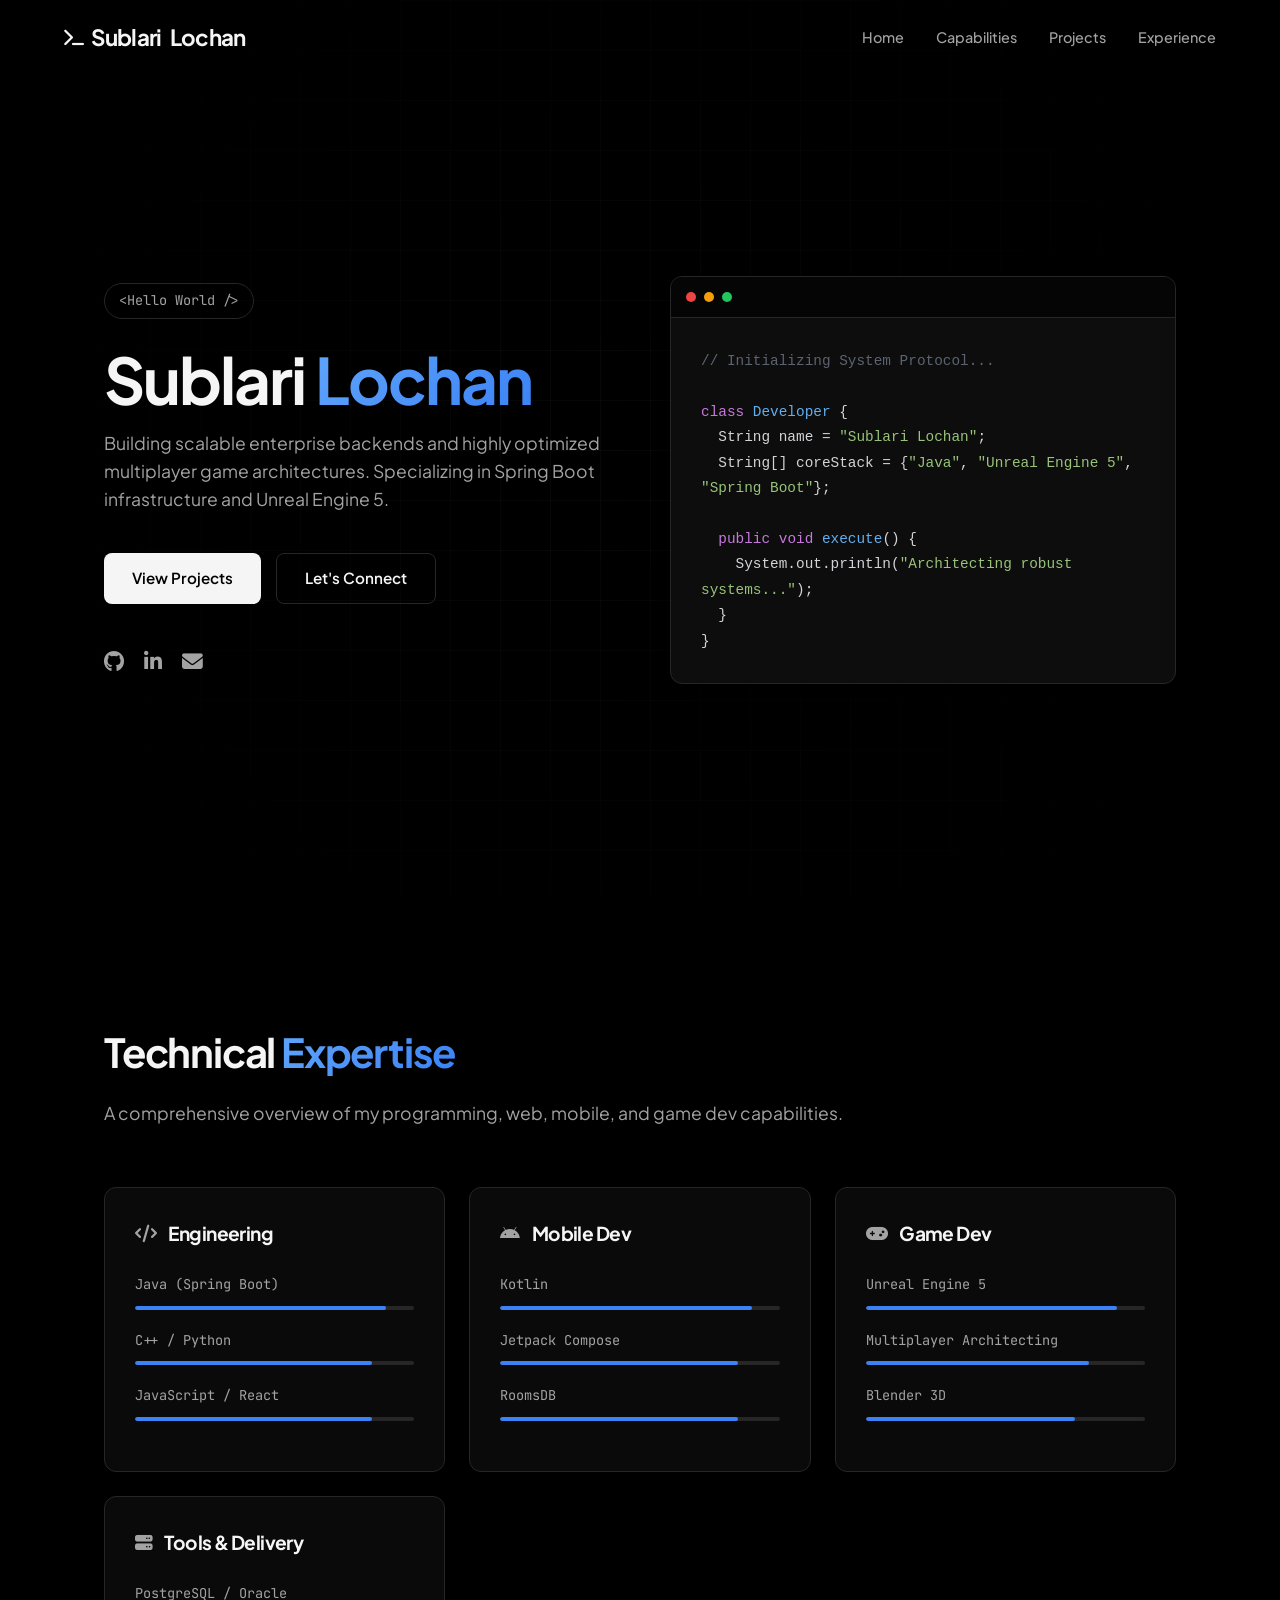
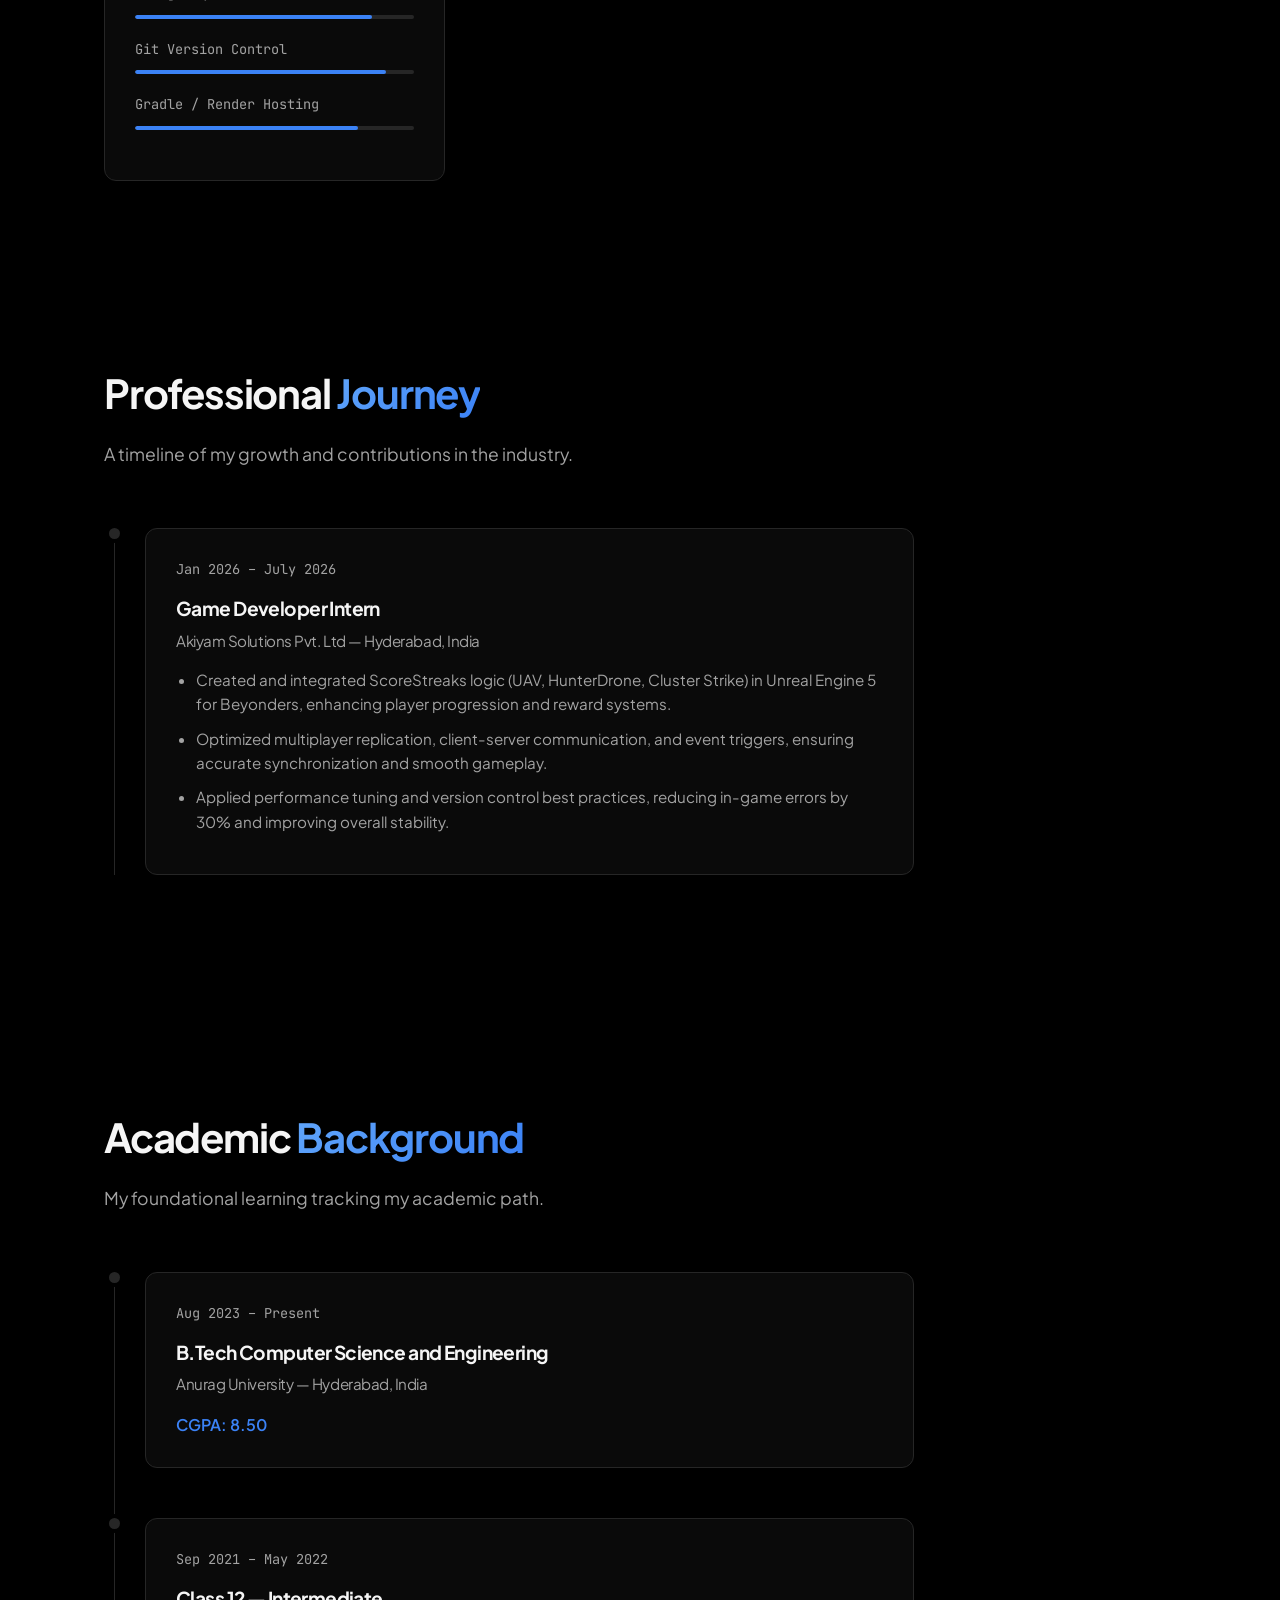
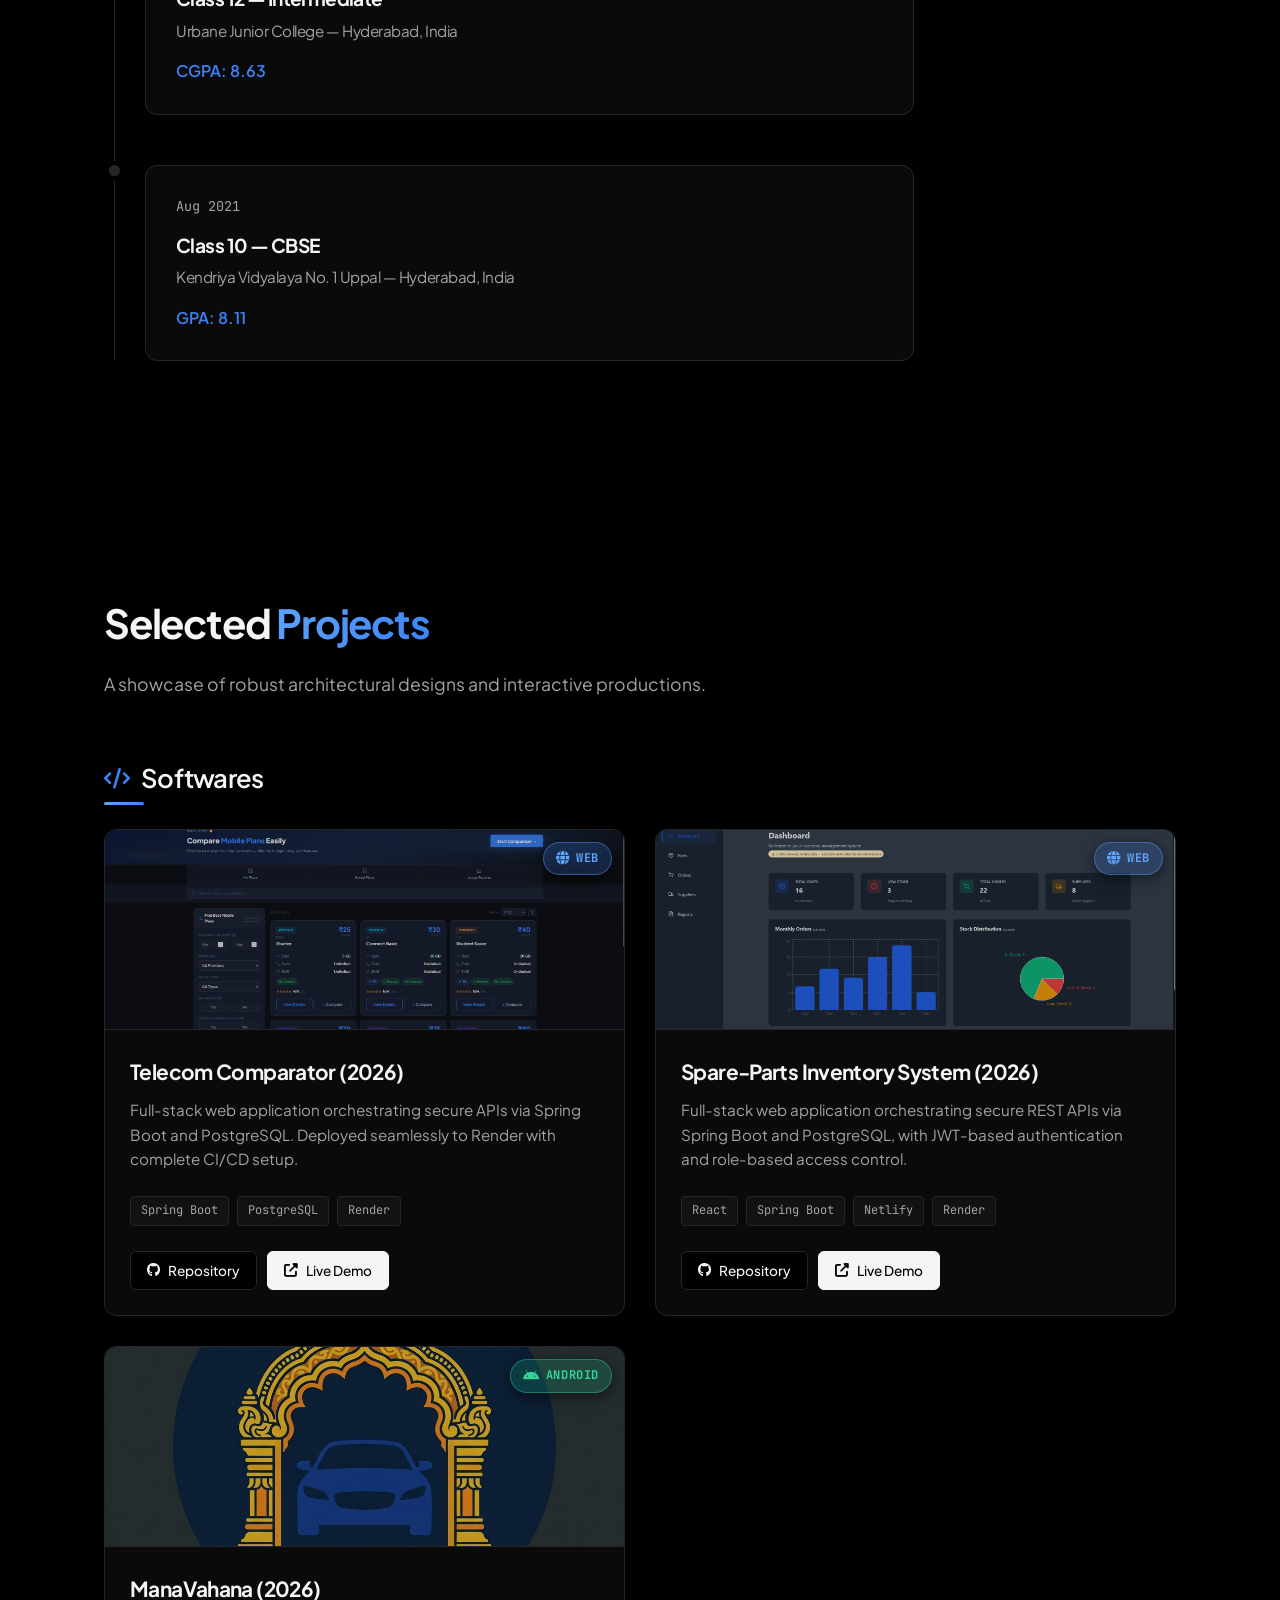
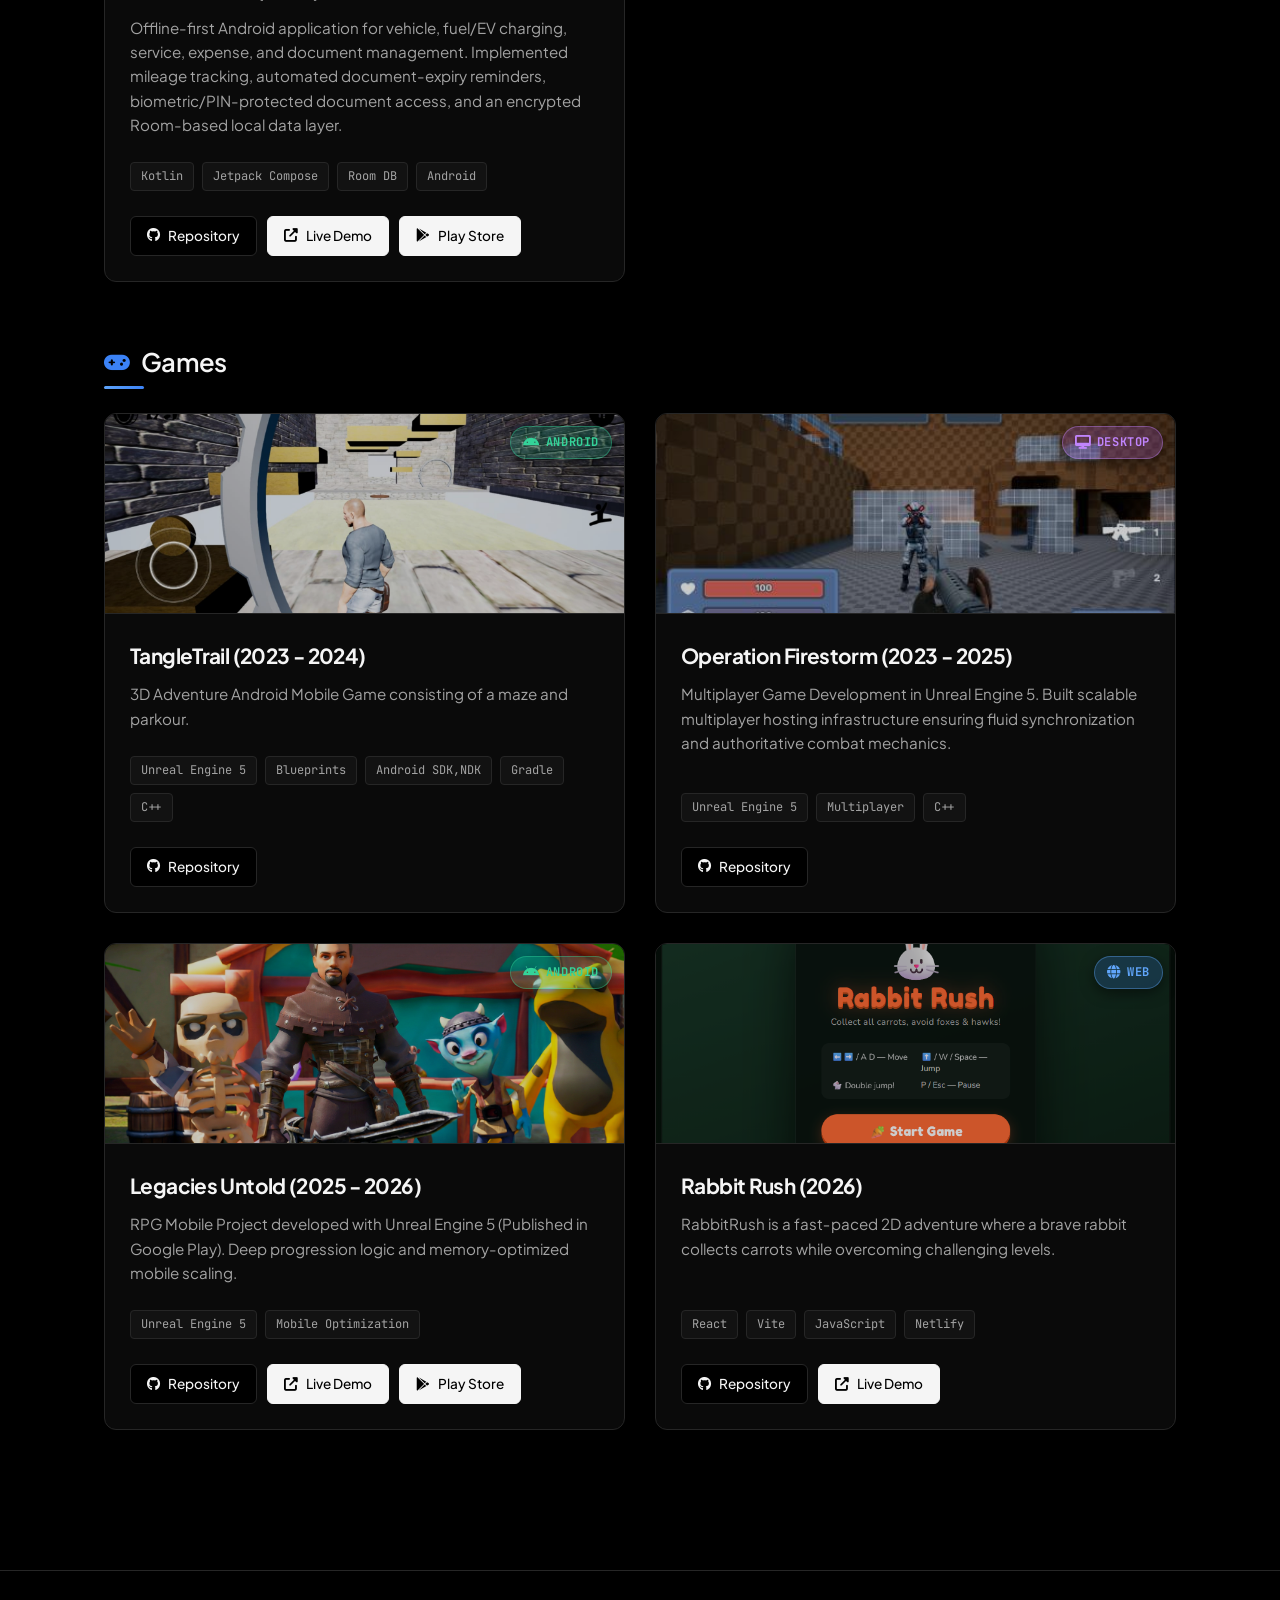
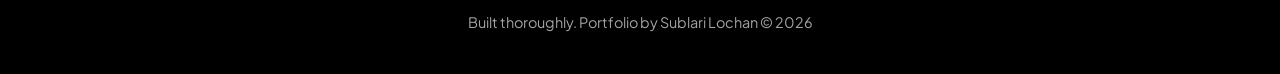
<file: index.html>
<!doctype html>
<html lang="en">
  <head>
    <meta charset="UTF-8" />
    <meta name="viewport" content="width=device-width, initial-scale=1.0" />
    <meta name="description" content="Sublari Lochan - High End Software and Game Developer Portfolio">
    <title>Sublari Lochan | Software & Game Developer</title>
    <!-- FontAwesome for Icons -->
    <link rel="stylesheet" href="https://cdnjs.cloudflare.com/ajax/libs/font-awesome/6.4.0/css/all.min.css">
    <script type="module" crossorigin src="/assets/index-Cuts4zfo.js"></script>
    <link rel="stylesheet" crossorigin href="/assets/index-BvkIeI9q.css">
  </head>
  <body>
    <!-- Abstract Animated Blobs -->
    <div class="bg-animations">
      <div class="blob blob-1"></div>
      <div class="blob blob-2"></div>
      <div class="blob blob-3"></div>
    </div>

    <div id="root"></div>
  </body>
</html>
</file>
<file: assets/index-BvkIeI9q.css>
@import "https://fonts.googleapis.com/css2?family=Plus+Jakarta+Sans:wght@300;400;500;600;700;800&family=JetBrains+Mono:wght@400;500&display=swap";:root{--bg-base:#000;--bg-surface:#0a0a0a;--bg-surface-hover:#141414;--border-color:#262626;--text-main:#f5f5f5;--text-muted:#a3a3a3;--accent-blue:#3b82f6;--font-body:"Plus Jakarta Sans", sans-serif;--font-mono:"JetBrains Mono", monospace}*{box-sizing:border-box;margin:0;padding:0}html{scroll-behavior:smooth}body{font-family:var(--font-body);background-color:var(--bg-base);color:var(--text-main);line-height:1.6;position:relative;overflow-x:hidden}body:before{content:"";z-index:-1;pointer-events:none;background-image:linear-gradient(90deg,#ffffff08 1px,#0000 1px),linear-gradient(#ffffff08 1px,#0000 1px);background-size:50px 50px;position:fixed;inset:0;-webkit-mask-image:radial-gradient(circle,#000,#0000 80%);mask-image:radial-gradient(circle,#000,#0000 80%)}.glass-panel{background:var(--bg-surface);border:1px solid var(--border-color);border-radius:12px;transition:all .3s}.glass-panel:hover{background:var(--bg-surface-hover);border-color:#fff3}h1,h2,h3,h4,.logo-text{font-family:var(--font-body);letter-spacing:-.03em;font-weight:700}.text-gradient{background:linear-gradient(135deg,#60a5fa,#3b82f6);-webkit-text-fill-color:transparent;-webkit-background-clip:text}.navbar{z-index:1000;background:0 0;border-bottom:1px solid #0000;justify-content:space-between;align-items:center;width:100%;padding:20px 5%;transition:all .3s;display:flex;position:fixed;top:0;left:0}.navbar.scrolled{-webkit-backdrop-filter:blur(12px);border-bottom:1px solid var(--border-color);background:#000c;padding:15px 5%}.logo-text{color:var(--text-main);align-items:center;gap:8px;font-size:1.4rem;text-decoration:none;display:flex}.logo-text i{color:var(--text-main);font-size:1.1rem}.nav-links{gap:32px;list-style:none;display:flex}.nav-links a{color:var(--text-muted);font-size:.9rem;font-weight:500;text-decoration:none;transition:color .2s}.nav-links a:hover,.nav-links a.active{color:var(--text-main)}.hamburger{cursor:pointer;background:0 0;border:none;flex-direction:column;gap:5px;display:none}.hamburger span{background:var(--text-main);width:24px;height:2px;transition:all .3s}@media (width<=768px){.nav-links{background:var(--bg-surface);border-left:1px solid var(--border-color);flex-direction:column;justify-content:center;align-items:center;width:280px;height:100vh;transition:all .3s;position:fixed;top:0;right:-100%}.nav-links.open{right:0}.hamburger{z-index:1001;display:flex}}section{max-width:1200px;margin:0 auto;padding:120px 5% 60px}.section-header{text-align:left;margin-bottom:60px}.section-header h2{margin-bottom:15px;font-size:2.5rem}.section-header p{color:var(--text-muted);font-size:1.1rem}.hero{align-items:center;gap:60px;min-height:100vh;display:flex}.hero-content{flex:1}.hero-greeting{border:1px solid var(--border-color);font-family:var(--font-mono);color:var(--text-muted);border-radius:20px;margin-bottom:25px;padding:6px 14px;font-size:.85rem;display:inline-block}.hero-title{margin-bottom:15px;font-size:clamp(3rem,5vw,4.5rem);line-height:1.1}.hero-desc{color:var(--text-muted);max-width:500px;margin-bottom:40px;font-size:1.1rem;font-weight:400}.hero-actions{gap:15px;display:flex}.btn-primary{background:var(--text-main);color:var(--bg-base);border-radius:8px;justify-content:center;align-items:center;padding:12px 28px;font-size:.95rem;font-weight:600;text-decoration:none;transition:all .2s;display:inline-flex}.btn-primary:hover{opacity:.9;transform:translateY(-2px)}.btn-secondary{color:var(--text-main);border:1px solid var(--border-color);background:0 0;border-radius:8px;justify-content:center;align-items:center;padding:12px 28px;font-size:.95rem;font-weight:600;text-decoration:none;transition:all .2s;display:inline-flex}.btn-secondary:hover{background:var(--bg-surface);border-color:#fff3}.socialHover{gap:20px;margin-top:40px;display:flex}.socialHover a{color:var(--text-muted);font-size:1.3rem;transition:all .2s}.socialHover a:hover{color:var(--text-main);transform:translateY(-3px)}.hero-visual{flex:1;position:relative}.code-window{border:1px solid var(--border-color);font-family:var(--font-mono);background:#0d0d0d;border-radius:12px;font-size:.9rem;overflow:hidden;box-shadow:0 20px 40px #000c}.window-header{border-bottom:1px solid var(--border-color);background:#050505;gap:8px;padding:15px;display:flex}.dot{border-radius:50%;width:10px;height:10px}.red{background:#ef4444}.yellow{background:#f59e0b}.green{background:#22c55e}.window-body{color:#d4d4d8;padding:30px;line-height:1.7;overflow-x:auto}.keyword{color:#c678dd}.variable{color:#61afef}.string{color:#98c379}.comment{color:#5c6370}.skills-grid{grid-template-columns:repeat(auto-fit,minmax(320px,1fr));gap:24px;display:grid}.skill-card{padding:30px}.skill-card h3{color:var(--text-main);align-items:center;gap:12px;margin-bottom:25px;font-size:1.2rem;display:flex}.skill-card h3 i{color:var(--text-muted);font-size:1.1rem}.skill-item{margin-bottom:20px}.skill-info{font-size:.85rem;font-family:var(--font-mono);color:var(--text-muted);justify-content:space-between;margin-bottom:10px;display:flex}.progress-track{background:var(--border-color);border-radius:2px;height:4px;overflow:hidden}.progress-fill{background:var(--accent-blue);border-radius:2px;height:100%;transition:width 1s cubic-bezier(.86,0,.07,1)}.project-category{margin-bottom:60px}.project-category:last-child{margin-bottom:0}.category-title{color:var(--text-main);align-items:center;gap:12px;width:fit-content;margin-bottom:30px;font-size:1.6rem;font-weight:600;display:flex;position:relative}.category-title i{color:var(--accent-blue);font-size:1.3rem}.category-title:after{content:"";background:linear-gradient(135deg,#60a5fa,#3b82f6);border-radius:2px;width:40px;height:3px;position:absolute;bottom:-6px;left:0}.projects-grid{grid-template-columns:repeat(auto-fit,minmax(340px,1fr));gap:30px;display:grid}.project-card{flex-direction:column;padding:0;display:flex;overflow:hidden}.project-img-wrapper{border-bottom:1px solid var(--border-color);background:#000;width:100%;height:200px;position:relative;overflow:hidden}.project-img{object-fit:cover;opacity:.8;width:100%;height:100%;transition:all .4s}.project-card:hover .project-img{opacity:1;transform:scale(1.05)}.platform-card{font-size:.75rem;font-weight:700;font-family:var(--font-mono);letter-spacing:.05em;text-transform:uppercase;-webkit-backdrop-filter:blur(12px);z-index:2;border-radius:20px;align-items:center;gap:6px;padding:6px 12px;transition:all .3s cubic-bezier(.4,0,.2,1);display:inline-flex;position:absolute;top:12px;right:12px;box-shadow:0 4px 14px #00000080}.platform-card.android{color:#34d399;background:#10b98133;border:1px solid #34d39966}.platform-card.android i{color:#34d399;font-size:.9rem}.platform-card.web{color:#60a5fa;background:#3b82f633;border:1px solid #60a5fa66}.platform-card.web i{color:#60a5fa;font-size:.85rem}.platform-card.desktop{color:#c084fc;background:#a855f733;border:1px solid #c084fc66}.platform-card.desktop i{color:#c084fc;font-size:.85rem}.project-card:hover .platform-card{transform:translateY(-2px)scale(1.03);box-shadow:0 6px 20px #000000b3}.project-content{flex-direction:column;flex:1;padding:25px;display:flex}.project-content h3{margin-bottom:10px;font-size:1.3rem}.project-content p{color:var(--text-muted);flex:1;margin-bottom:25px;font-size:.95rem}.tags{flex-wrap:wrap;gap:8px;margin-bottom:25px;display:flex}.tag{border:1px solid var(--border-color);font-size:.75rem;font-family:var(--font-mono);color:var(--text-muted);background:#ffffff08;border-radius:4px;padding:4px 10px}.tag.tag-android{color:#34d399;background:#10b9811a;border-color:#34d3994d}.tag.tag-web{color:#60a5fa;background:#3b82f61a;border-color:#60a5fa4d}.project-links-row{flex-wrap:wrap;gap:10px;display:flex}.project-btn{color:var(--text-main);border:1px solid var(--border-color);background:var(--bg-base);border-radius:6px;align-items:center;gap:8px;padding:8px 16px;font-size:.85rem;font-weight:500;text-decoration:none;transition:all .2s;display:inline-flex}.project-btn:hover{background:var(--bg-surface-hover);border-color:#fff3}.project-btn.primary-link{background:var(--text-main);color:var(--bg-base);border-color:var(--text-main)}.project-btn.primary-link:hover{opacity:.9;background:var(--text-main)}.timeline{border-left:1px solid var(--border-color);max-width:800px;margin-left:10px;padding-left:30px;position:relative}.timeline-item{margin-bottom:50px;position:relative}.timeline-dot{background:var(--border-color);width:11px;height:11px;box-shadow:0 0 0 4px var(--bg-base);border-radius:50%;transition:all .3s;position:absolute;top:0;left:-36px}.timeline-item:hover .timeline-dot{background:var(--text-main);box-shadow:0 0 0 4px #ffffff1a}.timeline-date{font-family:var(--font-mono);color:var(--text-muted);margin-bottom:12px;font-size:.85rem}.timeline-content{background:var(--bg-surface);border:1px solid var(--border-color);border-radius:12px;padding:30px;transition:all .3s}.timeline-content:hover{background:var(--bg-surface-hover);border-color:#ffffff1a}.timeline-content h3{margin-bottom:5px;font-size:1.2rem}.timeline-content h4{color:var(--text-muted);margin-bottom:15px;font-size:.95rem;font-weight:400}.timeline-content ul{color:var(--text-muted);padding-left:20px;font-size:.95rem}.timeline-content li{margin-bottom:10px}.reveal{opacity:0;transition:all .8s cubic-bezier(.16,1,.3,1);transform:translateY(30px)}.reveal.active{opacity:1;transform:translateY(0)}footer{text-align:center;border-top:1px solid var(--border-color);color:var(--text-muted);margin-top:80px;padding:40px 5%;font-size:.9rem}footer a{color:var(--text-main);text-decoration:none;transition:all .2s}footer a:hover{color:var(--accent-blue)}@media (width<=768px){.hero{flex-direction:column;gap:40px;margin-top:60px}.section-header h2{font-size:2rem}}
</file>
